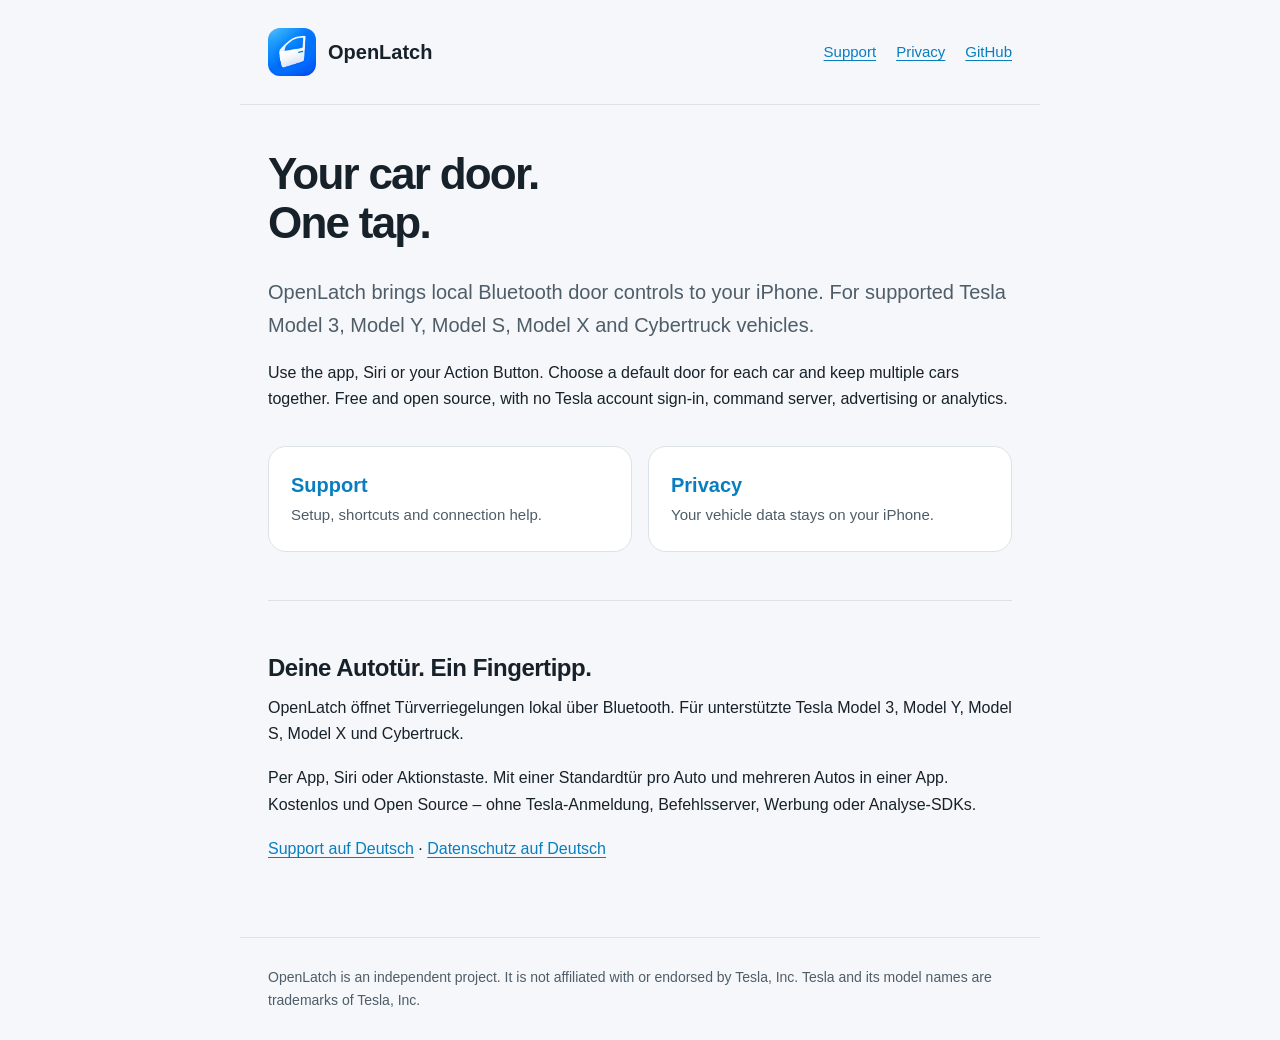
<file: docs/index.html>
<!doctype html><html lang="en"><head><meta charset="utf-8"><meta name="viewport" content="width=device-width, initial-scale=1"><meta name="description" content="OpenLatch — an independent, open-source iPhone app for supported Tesla vehicles. Local Bluetooth door controls."><title>Your car door. One tap. · OpenLatch</title><link rel="stylesheet" href="site.css"><link rel="icon" href="images/icon.png"></head><body><header><a class="brand" href="index.html"><img src="images/icon.png" alt="" width="48" height="48">OpenLatch</a><nav aria-label="Main navigation"><a href="support.html">Support</a><a href="privacy.html">Privacy</a><a href="https://github.com/thomasgregg/openlatch">GitHub</a></nav></header><main><h1>Your car door.<br>One tap.</h1><p class="intro">OpenLatch brings local Bluetooth door controls to your iPhone. For supported Tesla Model 3, Model Y, Model S, Model X and Cybertruck vehicles.</p><p>Use the app, Siri or your Action Button. Choose a default door for each car and keep multiple cars together. Free and open source, with no Tesla account sign-in, command server, advertising or analytics.</p><div class="links"><a class="card" href="support.html"><strong>Support</strong><span>Setup, shortcuts and connection help.</span></a><a class="card" href="privacy.html"><strong>Privacy</strong><span>Your vehicle data stays on your iPhone.</span></a></div><section lang="de"><h2>Deine Autotür. Ein Fingertipp.</h2><p>OpenLatch öffnet Türverriegelungen lokal über Bluetooth. Für unterstützte Tesla Model 3, Model Y, Model S, Model X und Cybertruck.</p><p>Per App, Siri oder Aktionstaste. Mit einer Standardtür pro Auto und mehreren Autos in einer App. Kostenlos und Open Source – ohne Tesla-Anmeldung, Befehlsserver, Werbung oder Analyse-SDKs.</p><p><a href="support.html#de">Support auf Deutsch</a> · <a href="privacy.html#de">Datenschutz auf Deutsch</a></p></section></main><footer>OpenLatch is an independent project. It is not affiliated with or endorsed by Tesla, Inc. Tesla and its model names are trademarks of Tesla, Inc.</footer></body></html>
</file>
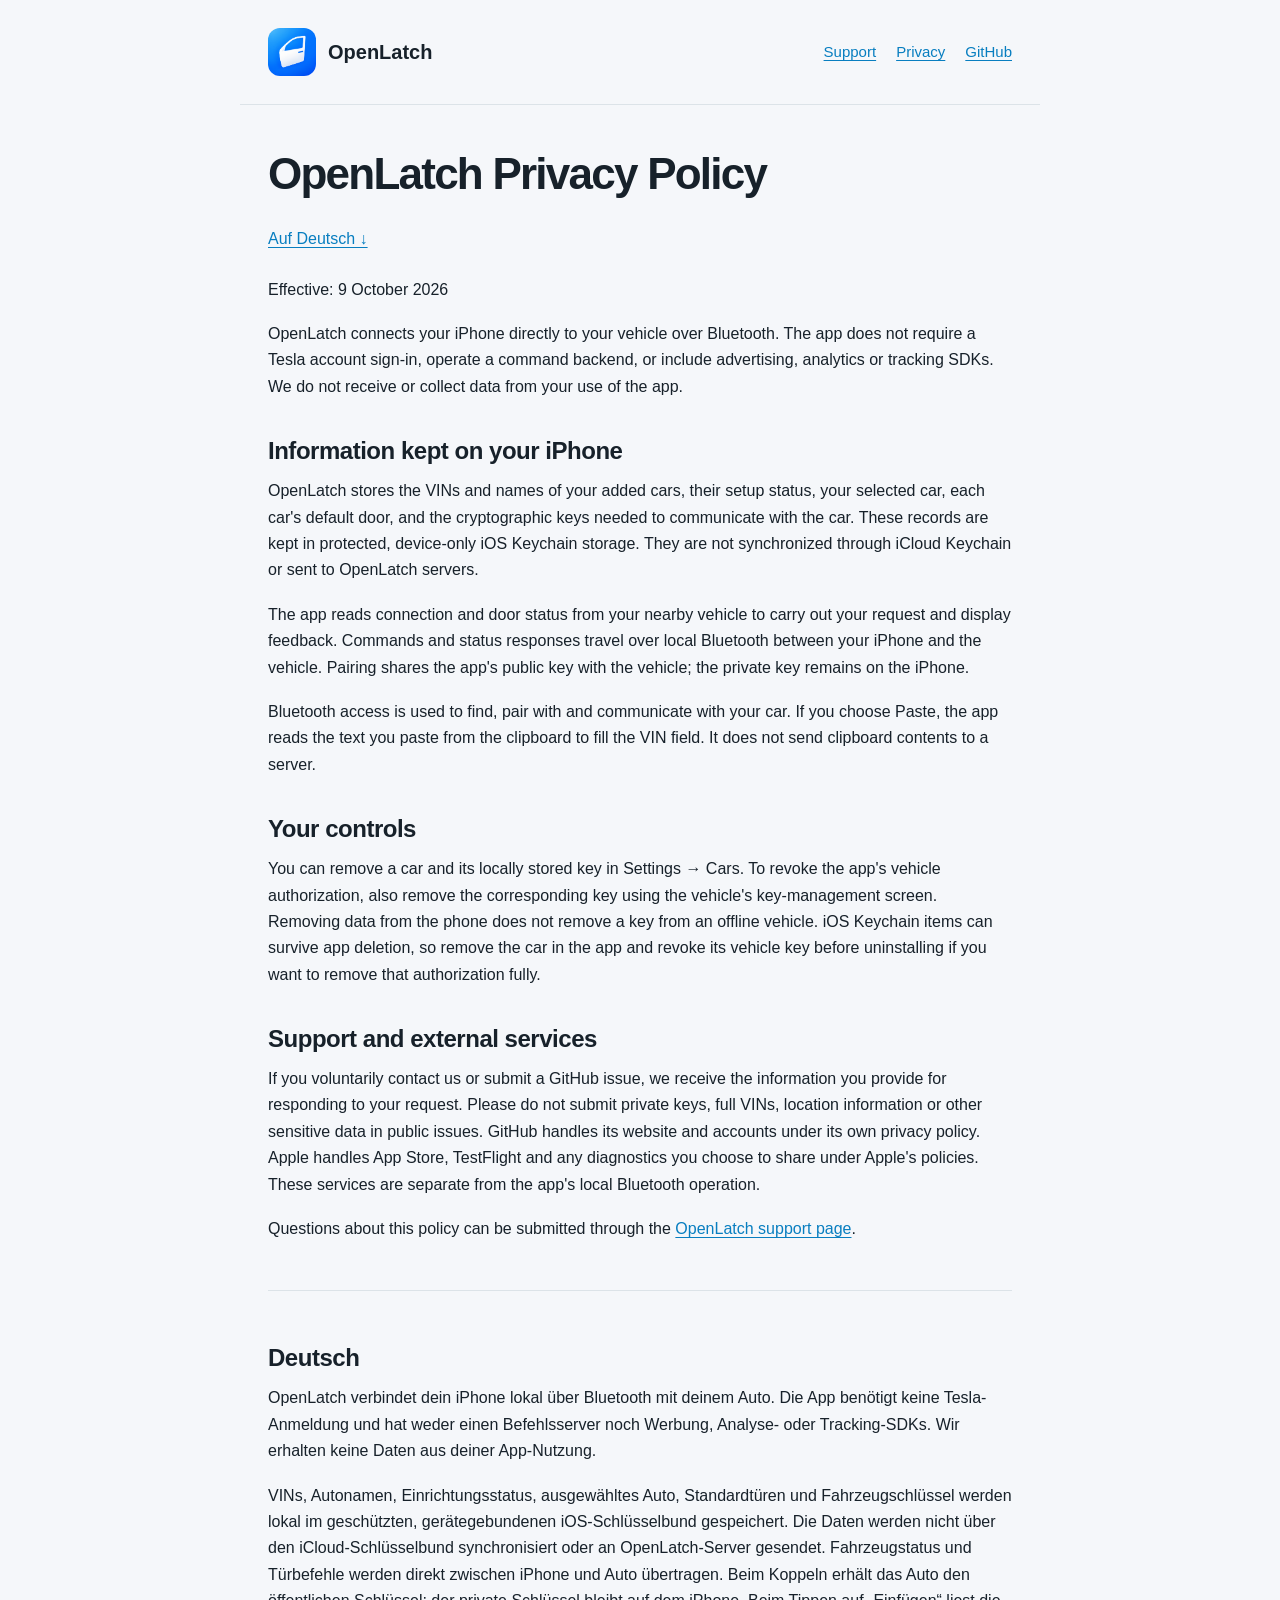
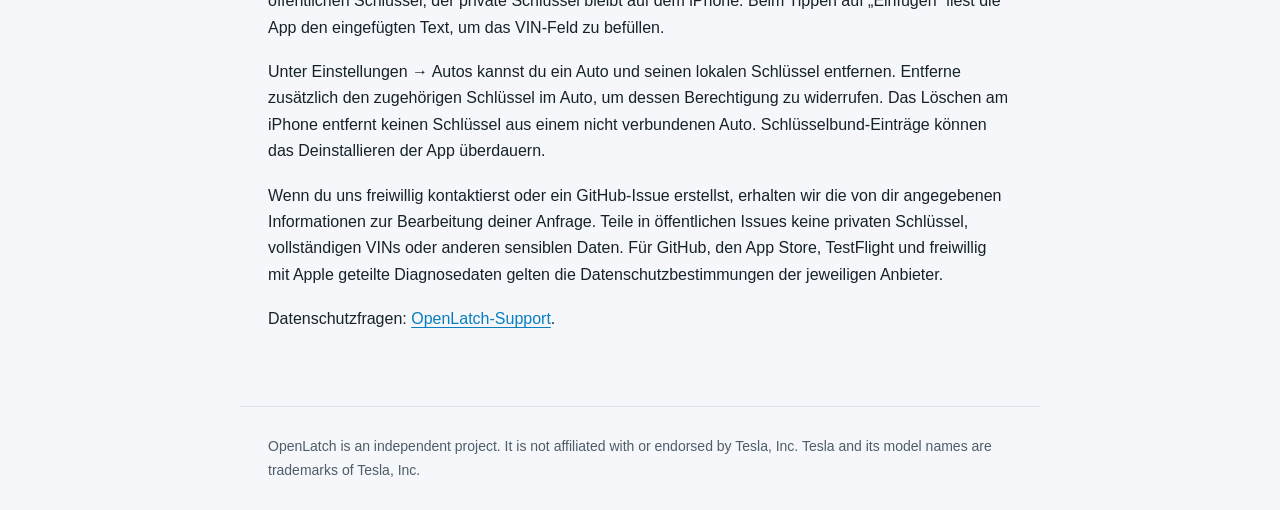
<file: docs/privacy.html>
<!doctype html><html lang="en"><head><meta charset="utf-8"><meta name="viewport" content="width=device-width, initial-scale=1"><meta name="description" content="OpenLatch — an independent, open-source iPhone app for supported Tesla vehicles. Local Bluetooth door controls."><title>Privacy Policy · OpenLatch</title><link rel="stylesheet" href="site.css"><link rel="icon" href="images/icon.png"></head><body><header><a class="brand" href="index.html"><img src="images/icon.png" alt="" width="48" height="48">OpenLatch</a><nav aria-label="Main navigation"><a href="support.html">Support</a><a href="privacy.html">Privacy</a><a href="https://github.com/thomasgregg/openlatch">GitHub</a></nav></header><main><h1>OpenLatch Privacy Policy</h1><a class="lang" href="#de" lang="de">Auf Deutsch ↓</a>
<p>Effective: 9 October 2026</p>
<p>OpenLatch connects your iPhone directly to your vehicle over Bluetooth. The app
does not require a Tesla account sign-in, operate a command backend, or include
advertising, analytics or tracking SDKs. We do not receive or collect data from
your use of the app.</p>
<h2>Information kept on your iPhone</h2>
<p>OpenLatch stores the VINs and names of your added cars, their setup status, your
selected car, each car&#39;s default door, and the cryptographic keys needed to
communicate with the car. These records are kept in protected, device-only iOS
Keychain storage. They are not synchronized through iCloud Keychain or sent to
OpenLatch servers.</p>
<p>The app reads connection and door status from your nearby vehicle to carry out
your request and display feedback. Commands and status responses travel over
local Bluetooth between your iPhone and the vehicle. Pairing shares the app&#39;s
public key with the vehicle; the private key remains on the iPhone.</p>
<p>Bluetooth access is used to find, pair with and communicate with your car. If
you choose Paste, the app reads the text you paste from the clipboard to fill
the VIN field. It does not send clipboard contents to a server.</p>
<h2>Your controls</h2>
<p>You can remove a car and its locally stored key in Settings → Cars. To revoke
the app&#39;s vehicle authorization, also remove the corresponding key using the
vehicle&#39;s key-management screen. Removing data from the phone does not remove
a key from an offline vehicle. iOS Keychain items can survive app deletion, so
remove the car in the app and revoke its vehicle key before uninstalling if you
want to remove that authorization fully.</p>
<h2>Support and external services</h2>
<p>If you voluntarily contact us or submit a GitHub issue, we receive the
information you provide for responding to your request. Please do not submit
private keys, full VINs, location information or other sensitive data in public
issues. GitHub handles its website and accounts under its own privacy policy.
Apple handles App Store, TestFlight and any diagnostics you choose to share
under Apple&#39;s policies. These services are separate from the app&#39;s local
Bluetooth operation.</p>
<p>Questions about this policy can be submitted through the
<a href="support.html">OpenLatch support page</a>.</p>
<section lang="de" id="de"><h2>Deutsch</h2>
<p>OpenLatch verbindet dein iPhone lokal über Bluetooth mit deinem Auto. Die App
benötigt keine Tesla-Anmeldung und hat weder einen Befehlsserver noch Werbung,
Analyse- oder Tracking-SDKs. Wir erhalten keine Daten aus deiner App-Nutzung.</p>
<p>VINs, Autonamen, Einrichtungsstatus, ausgewähltes Auto, Standardtüren und
Fahrzeugschlüssel werden lokal im geschützten, gerätegebundenen iOS-Schlüsselbund
gespeichert. Die Daten werden nicht über den iCloud-Schlüsselbund synchronisiert
oder an OpenLatch-Server gesendet. Fahrzeugstatus und Türbefehle werden direkt
zwischen iPhone und Auto übertragen. Beim Koppeln erhält das Auto den öffentlichen
Schlüssel; der private Schlüssel bleibt auf dem iPhone. Beim Tippen auf
„Einfügen“ liest die App den eingefügten Text, um das VIN-Feld zu befüllen.</p>
<p>Unter Einstellungen → Autos kannst du ein Auto und seinen lokalen Schlüssel
entfernen. Entferne zusätzlich den zugehörigen Schlüssel im Auto, um dessen
Berechtigung zu widerrufen. Das Löschen am iPhone entfernt keinen Schlüssel
aus einem nicht verbundenen Auto. Schlüsselbund-Einträge können das Deinstallieren
der App überdauern.</p>
<p>Wenn du uns freiwillig kontaktierst oder ein GitHub-Issue erstellst, erhalten wir
die von dir angegebenen Informationen zur Bearbeitung deiner Anfrage. Teile in
öffentlichen Issues keine privaten Schlüssel, vollständigen VINs oder anderen
sensiblen Daten. Für GitHub, den App Store, TestFlight und freiwillig mit Apple
geteilte Diagnosedaten gelten die Datenschutzbestimmungen der jeweiligen Anbieter.</p>
<p>Datenschutzfragen: <a href="support.html">OpenLatch-Support</a>.</p>
</section></main><footer>OpenLatch is an independent project. It is not affiliated with or endorsed by Tesla, Inc. Tesla and its model names are trademarks of Tesla, Inc.</footer></body></html>
</file>
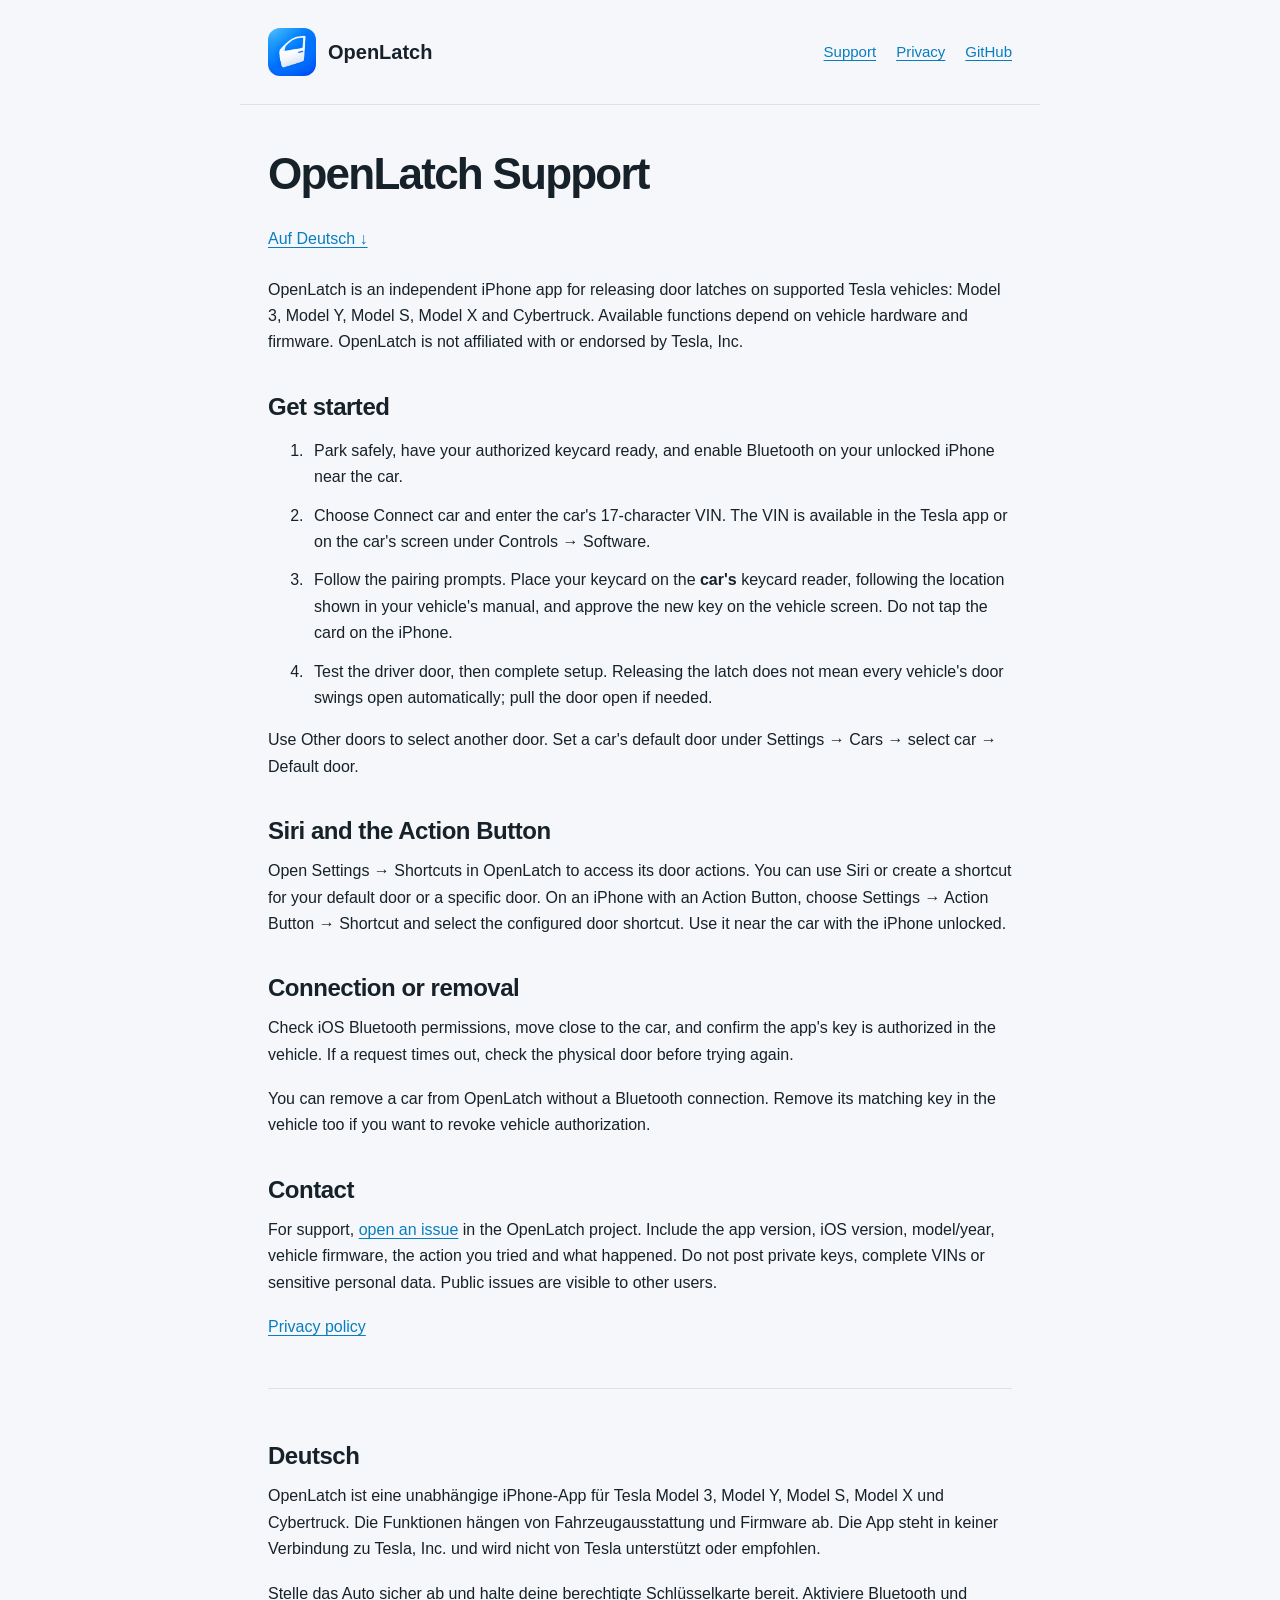
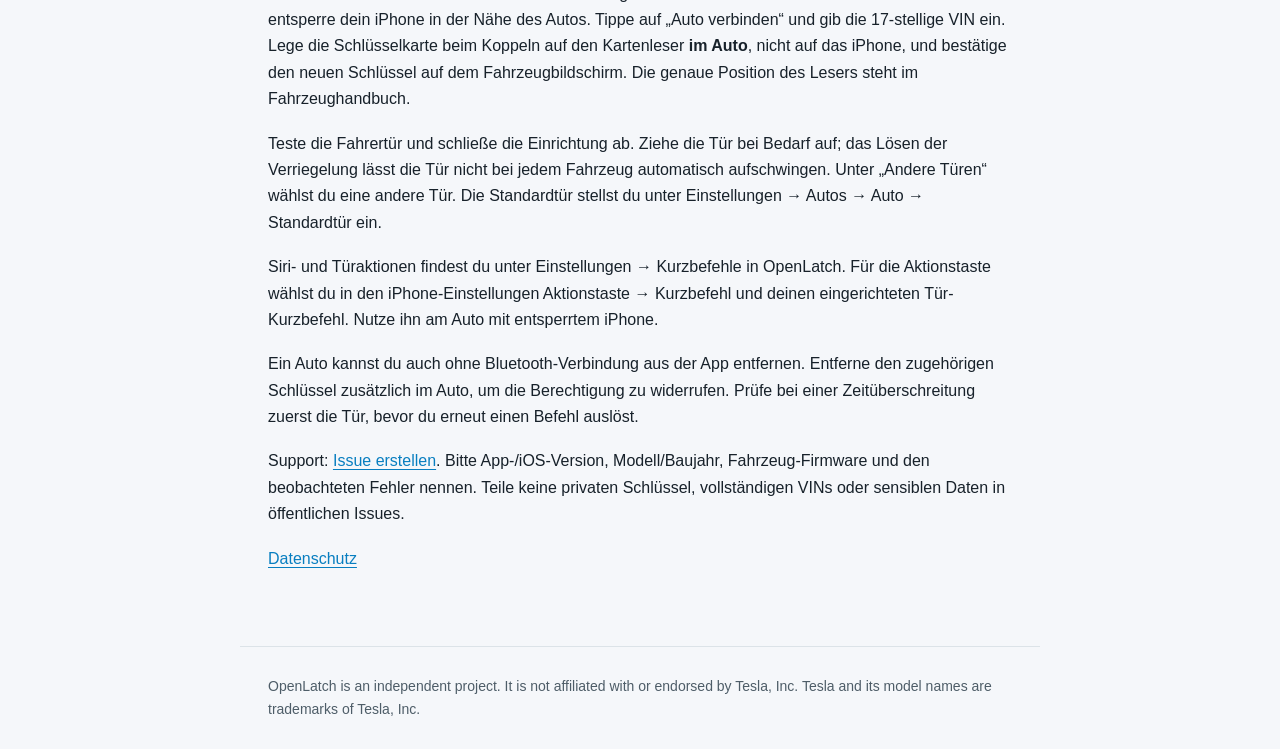
<file: docs/support.html>
<!doctype html><html lang="en"><head><meta charset="utf-8"><meta name="viewport" content="width=device-width, initial-scale=1"><meta name="description" content="OpenLatch — an independent, open-source iPhone app for supported Tesla vehicles. Local Bluetooth door controls."><title>Support · OpenLatch</title><link rel="stylesheet" href="site.css"><link rel="icon" href="images/icon.png"></head><body><header><a class="brand" href="index.html"><img src="images/icon.png" alt="" width="48" height="48">OpenLatch</a><nav aria-label="Main navigation"><a href="support.html">Support</a><a href="privacy.html">Privacy</a><a href="https://github.com/thomasgregg/openlatch">GitHub</a></nav></header><main><h1>OpenLatch Support</h1><a class="lang" href="#de" lang="de">Auf Deutsch ↓</a>
<p>OpenLatch is an independent iPhone app for releasing door latches on supported
Tesla vehicles: Model 3, Model Y, Model S, Model X and Cybertruck. Available
functions depend on vehicle hardware and firmware. OpenLatch is not affiliated
with or endorsed by Tesla, Inc.</p>
<h2>Get started</h2>
<ol>
<li>Park safely, have your authorized keycard ready, and enable Bluetooth on your
unlocked iPhone near the car.</li>
<li>Choose Connect car and enter the car&#39;s 17-character VIN. The VIN is available
in the Tesla app or on the car&#39;s screen under Controls → Software.</li>
<li>Follow the pairing prompts. Place your keycard on the <strong>car&#39;s</strong> keycard
reader, following the location shown in your vehicle&#39;s manual, and approve
the new key on the vehicle screen. Do not tap the card on the iPhone.</li>
<li>Test the driver door, then complete setup. Releasing the latch does not mean
every vehicle&#39;s door swings open automatically; pull the door open if needed.</li>
</ol>
<p>Use Other doors to select another door. Set a car&#39;s default door under
Settings → Cars → select car → Default door.</p>
<h2>Siri and the Action Button</h2>
<p>Open Settings → Shortcuts in OpenLatch to access its door actions. You can use
Siri or create a shortcut for your default door or a specific door. On an iPhone
with an Action Button, choose Settings → Action Button → Shortcut and select
the configured door shortcut. Use it near the car with the iPhone unlocked.</p>
<h2>Connection or removal</h2>
<p>Check iOS Bluetooth permissions, move close to the car, and confirm the app&#39;s key
is authorized in the vehicle. If a request times out, check the physical door
before trying again.</p>
<p>You can remove a car from OpenLatch without a Bluetooth connection. Remove its
matching key in the vehicle too if you want to revoke vehicle authorization.</p>
<h2>Contact</h2>
<p>For support, <a href="https://github.com/thomasgregg/openlatch/issues">open an issue</a> in
the OpenLatch project. Include the app version, iOS version, model/year,
vehicle firmware, the action you tried and what happened. Do not post private
keys, complete VINs or sensitive personal data. Public issues are visible to
other users.</p>
<p><a href="privacy.html">Privacy policy</a></p>
<section lang="de" id="de"><h2>Deutsch</h2>
<p>OpenLatch ist eine unabhängige iPhone-App für Tesla Model 3, Model Y, Model S,
Model X und Cybertruck. Die Funktionen hängen von Fahrzeugausstattung und
Firmware ab. Die App steht in keiner Verbindung zu Tesla, Inc. und wird nicht
von Tesla unterstützt oder empfohlen.</p>
<p>Stelle das Auto sicher ab und halte deine berechtigte Schlüsselkarte bereit.
Aktiviere Bluetooth und entsperre dein iPhone in der Nähe des Autos. Tippe auf
„Auto verbinden“ und gib die 17-stellige VIN ein. Lege die Schlüsselkarte beim
Koppeln auf den Kartenleser <strong>im Auto</strong>, nicht auf das iPhone, und bestätige den
neuen Schlüssel auf dem Fahrzeugbildschirm. Die genaue Position des Lesers
steht im Fahrzeughandbuch.</p>
<p>Teste die Fahrertür und schließe die Einrichtung ab. Ziehe die Tür bei Bedarf
auf; das Lösen der Verriegelung lässt die Tür nicht bei jedem Fahrzeug
automatisch aufschwingen. Unter „Andere Türen“ wählst du eine andere Tür.
Die Standardtür stellst du unter Einstellungen → Autos → Auto → Standardtür ein.</p>
<p>Siri- und Türaktionen findest du unter Einstellungen → Kurzbefehle in OpenLatch.
Für die Aktionstaste wählst du in den iPhone-Einstellungen Aktionstaste →
Kurzbefehl und deinen eingerichteten Tür-Kurzbefehl. Nutze ihn am Auto mit
entsperrtem iPhone.</p>
<p>Ein Auto kannst du auch ohne Bluetooth-Verbindung aus der App entfernen.
Entferne den zugehörigen Schlüssel zusätzlich im Auto, um die Berechtigung zu
widerrufen. Prüfe bei einer Zeitüberschreitung zuerst die Tür, bevor du erneut
einen Befehl auslöst.</p>
<p>Support: <a href="https://github.com/thomasgregg/openlatch/issues">Issue erstellen</a>.
Bitte App-/iOS-Version, Modell/Baujahr, Fahrzeug-Firmware und den beobachteten
Fehler nennen. Teile keine privaten Schlüssel, vollständigen VINs oder sensiblen
Daten in öffentlichen Issues.</p>
<p><a href="privacy.html">Datenschutz</a></p>
</section></main><footer>OpenLatch is an independent project. It is not affiliated with or endorsed by Tesla, Inc. Tesla and its model names are trademarks of Tesla, Inc.</footer></body></html>
</file>
<file: docs/site.css>
:root { color-scheme: light dark; --accent: #087ec0; --surface: #f5f7fa; --text: #17212a; --muted: #4e5d68; --line: #dce3e8; }
* { box-sizing: border-box; }
body { margin: 0; background: var(--surface); color: var(--text); font-family: -apple-system, BlinkMacSystemFont, "Segoe UI", sans-serif; line-height: 1.65; }
a { color: var(--accent); text-underline-offset: .2em; }
a:hover { text-decoration-thickness: 2px; }
a:focus-visible { outline: 3px solid var(--accent); outline-offset: 5px; border-radius: 3px; }
header, main, footer { max-width: 800px; margin: auto; padding: 28px; }
header { display: flex; gap: 24px; align-items: center; justify-content: space-between; border-bottom: 1px solid var(--line); }
.brand { display: flex; align-items: center; gap: 12px; text-decoration: none; color: var(--text); font-size: 20px; font-weight: 700; }
.brand img { width: 48px; height: 48px; border-radius: 12px; }
nav { display: flex; gap: 20px; flex-wrap: wrap; }
nav a { font-size: 15px; }
main { padding-top: 44px; padding-bottom: 56px; }
h1 { font-size: clamp(30px, 6vw, 44px); line-height: 1.12; letter-spacing: -.04em; margin: 0 0 28px; }
h2 { font-size: 24px; line-height: 1.25; margin: 36px 0 12px; letter-spacing: -.02em; }
p { margin: 0 0 18px; }
li { padding-left: 6px; margin-bottom: 12px; }
footer { border-top: 1px solid var(--line); font-size: 14px; color: var(--muted); }
.intro { font-size: 20px; color: var(--muted); }
.links { display: grid; grid-template-columns: 1fr 1fr; gap: 16px; margin: 34px 0; }
.card { display: block; border: 1px solid var(--line); padding: 22px; border-radius: 18px; text-decoration: none; background: #fff; }
.card strong { display: block; font-size: 20px; }
.card span { color: var(--muted); font-size: 15px; }
.lang { display: inline-block; margin-bottom: 24px; }
section[lang=de] { border-top: 1px solid var(--line); margin-top: 48px; padding-top: 16px; }
@media (max-width: 520px) { header { gap: 16px; flex-wrap: wrap; } header, main, footer { padding-left: 22px; padding-right: 22px; } .links { grid-template-columns: 1fr; } }
@media (prefers-color-scheme: dark) { :root { --surface: #111820; --text: #f5f7fa; --muted: #b7c4ce; --line: #33414f; --accent: #67c5ff; } .card { background: #1a242f; } }
</file>
